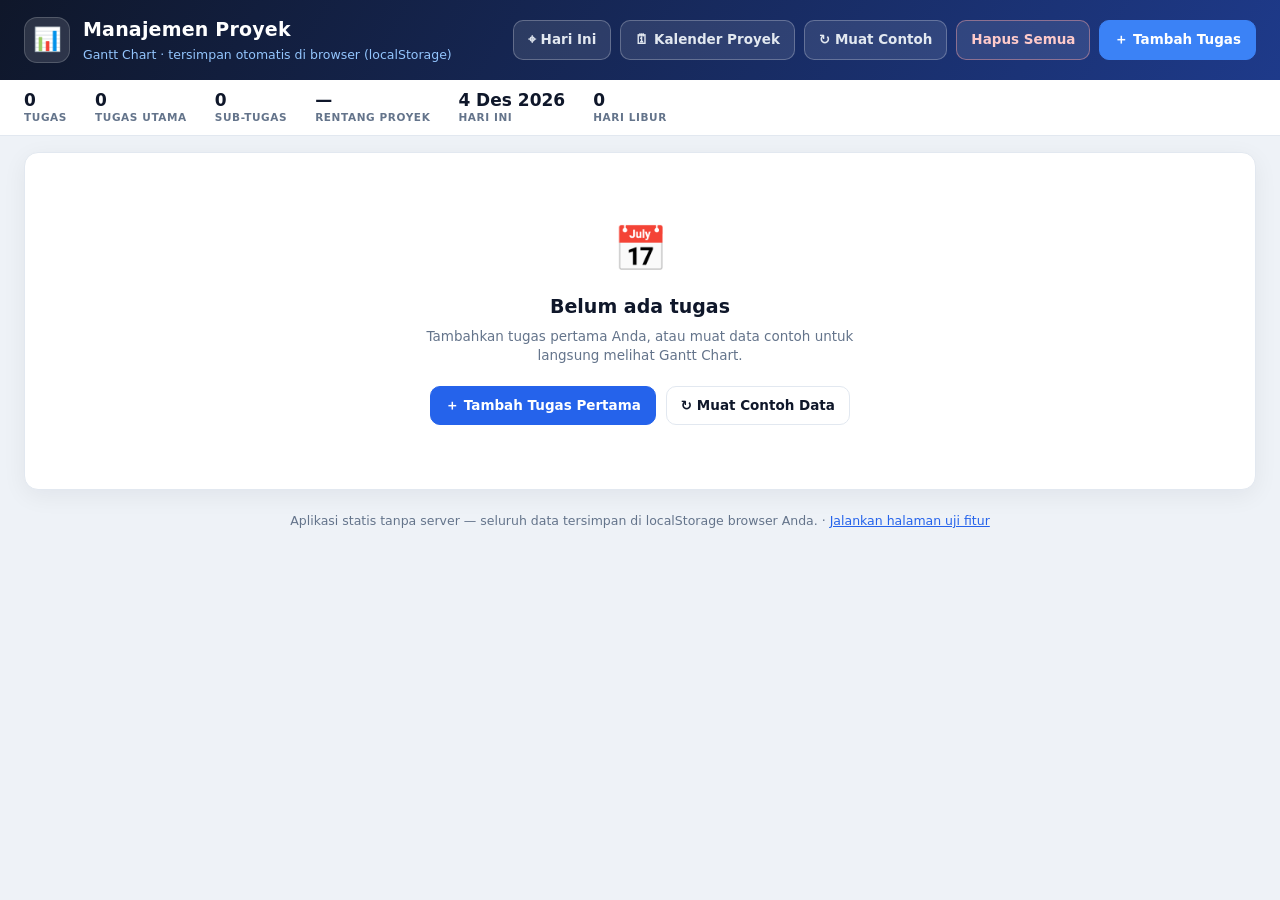
<file: index.html>
<!DOCTYPE html>
<html lang="id">
<head>
  <meta charset="utf-8">
  <meta name="viewport" content="width=device-width, initial-scale=1">
  <meta name="color-scheme" content="light">
  <title>Manajemen Proyek — Gantt Chart</title>
  <link rel="icon" href="data:,">
  <link rel="stylesheet" href="styles.css">
</head>
<body>

  <header class="kepala">
    <div class="merek">
      <div class="logo" aria-hidden="true">📊</div>
      <div>
        <h1>Manajemen Proyek</h1>
        <p class="sub">Gantt Chart · tersimpan otomatis di browser (localStorage)</p>
      </div>
    </div>
    <div class="aksi-kepala">
      <button type="button" class="btn" id="btnHariIni">⌖ Hari Ini</button>
      <button type="button" class="btn" id="btnKalender">🗓 Kalender Proyek</button>
      <button type="button" class="btn" id="btnContoh">↻ Muat Contoh</button>
      <button type="button" class="btn bahaya" id="btnReset">Hapus Semua</button>
      <button type="button" class="btn utama" id="btnTambah">＋ Tambah Tugas</button>
    </div>
  </header>

  <div class="banner" id="bannerPenyimpanan" hidden>
    ⚠ Browser ini memblokir penyimpanan lokal (localStorage). Data hanya bertahan selama tab ini terbuka.
  </div>

  <section class="ringkasan" aria-label="Ringkasan proyek">
    <div class="stat"><b id="stTotal">0</b><span>Tugas</span></div>
    <div class="stat"><b id="stInduk">0</b><span>Tugas utama</span></div>
    <div class="stat"><b id="stAnak">0</b><span>Sub-tugas</span></div>
    <div class="stat"><b id="stRentang">—</b><span>Rentang proyek</span></div>
    <div class="stat"><b id="stHariIni">—</b><span>Hari ini</span></div>
    <div class="stat"><b id="stLibur">0</b><span>Hari libur</span></div>
  </section>

  <main class="kartu">
    <div class="toolbar" id="toolbar">
      <div class="legenda">
        <span class="leg-judul">Prioritas</span>
        <span class="leg"><i class="kotak pr-tinggi"></i>Tinggi</span>
        <span class="leg"><i class="kotak pr-sedang"></i>Sedang</span>
        <span class="leg"><i class="kotak pr-rendah"></i>Rendah</span>
        <span class="leg"><i class="kotak kotak-pek"></i>Akhir pekan</span>
        <span class="leg"><i class="kotak kotak-libur"></i>Hari libur</span>
        <span class="leg"><i class="kotak kotak-ini"></i>Hari ini</span>
        <span class="leg"><svg class="ik-panah" viewBox="0 0 26 12" width="26" height="12" aria-hidden="true"><path d="M1 1 H12 V11 H19" fill="none" stroke="#64748b" stroke-width="1.6"/><path d="M18 7 L25 11 L18 11 Z" fill="#64748b"/></svg>Pranala tugas</span>
      </div>
      <label class="opsi" for="chkAkhirPekan">
        <input type="checkbox" id="chkAkhirPekan"> Sembunyikan hari non-kerja
      </label>
    </div>

    <div class="peringatan" id="peringatanRentang" hidden></div>

    <div class="gantt-scroll" id="ganttScroll">
      <div class="gantt-inner" id="ganttInner">
        <div class="gantt-kepala">
          <div class="kepala-kiri">Tugas</div>
          <div class="kepala-kanan">
            <div class="baris-bulan" id="barisBulan"></div>
            <div class="baris-hari" id="barisHari"></div>
          </div>
        </div>
        <div class="gantt-badan" id="ganttBadan">
          <div class="overlay-garis" id="overlayGaris" aria-hidden="true"></div>
          <div id="barisWadah"></div>
        </div>
        <svg class="panah-layer" id="panahLayer" aria-hidden="true"></svg>
      </div>
    </div>

    <div class="kosong" id="kosong" hidden>
      <div class="kosong-ik" aria-hidden="true">📅</div>
      <h2>Belum ada tugas</h2>
      <p>Tambahkan tugas pertama Anda, atau muat data contoh untuk langsung melihat Gantt Chart.</p>
      <div class="kosong-aksi">
        <button type="button" class="btn utama" id="btnTambahKosong">＋ Tambah Tugas Pertama</button>
        <button type="button" class="btn" id="btnContohKosong">↻ Muat Contoh Data</button>
      </div>
    </div>
  </main>

  <footer class="kaki">
    Aplikasi statis tanpa server — seluruh data tersimpan di localStorage browser Anda.
    · <a href="uji.html">Jalankan halaman uji fitur</a>
  </footer>

  <div class="tirai" id="tirai" hidden>
    <div class="modal" role="dialog" aria-modal="true" aria-labelledby="judulModal">
      <form id="formTugas" novalidate>
        <header class="modal-kepala">
          <h2 id="judulModal">Tambah Tugas</h2>
          <button type="button" class="x" id="btnTutup" aria-label="Tutup dialog">✕</button>
        </header>

        <div class="modal-badan">
          <div class="baris-form">
            <label for="fldNama">Nama tugas <b class="wajib">*</b></label>
            <input type="text" id="fldNama" maxlength="120" placeholder="Contoh: Rancang antarmuka aplikasi" autocomplete="off">
            <p class="galat" id="errNama" hidden></p>
          </div>

          <div class="dua-kolom">
            <div class="baris-form">
              <label for="fldMulai">Tanggal mulai <b class="wajib">*</b></label>
              <input type="date" id="fldMulai">
              <p class="galat" id="errMulai" hidden></p>
            </div>
            <div class="baris-form">
              <label for="fldDurasi">Durasi — hari kerja <b class="wajib">*</b></label>
              <input type="number" id="fldDurasi" min="1" max="1000" step="1" value="5" inputmode="numeric">
              <p class="galat" id="errDurasi" hidden></p>
            </div>
          </div>

          <div class="dua-kolom">
            <div class="baris-form">
              <label for="fldPrioritas">Prioritas</label>
              <select id="fldPrioritas">
                <option value="tinggi">Tinggi</option>
                <option value="sedang" selected>Sedang</option>
                <option value="rendah">Rendah</option>
              </select>
            </div>
            <div class="baris-form">
              <label for="fldWarna">Warna indikator</label>
              <div class="warna-baris">
                <input type="color" id="fldWarna" value="#2563eb" aria-label="Pilih warna indikator">
                <div class="swatch" id="swatch"></div>
              </div>
            </div>
          </div>

          <div class="baris-form">
            <label for="fldInduk">Sub-tugas dari</label>
            <select id="fldInduk">
              <option value="">— Tugas utama (tanpa induk) —</option>
            </select>
            <p class="catatan" id="catatanInduk">Kosongkan jika ini tugas utama.</p>
            <p class="galat" id="errInduk" hidden></p>
          </div>

          <div class="baris-form">
            <label>Pranala (predecessors)</label>
            <div class="pranala-wadah" id="daftarPranala"></div>
            <button type="button" class="btn kecil" id="btnTambahPranala">＋ Tambah Pranala</button>
            <p class="catatan">
              <b>FS</b> = tugas ini mulai setelah pranala selesai · <b>SS</b> = tugas ini mulai bersamaan dengan pranala.
              Jeda dihitung dalam hari kerja sesuai kalender. Tanggal akan digeser otomatis bila melanggar pranala;
              menghapus pranala tidak mengembalikan tanggal ke semula.
            </p>
            <p class="galat" id="errPranala" hidden></p>
          </div>

          <div class="pratinjau" id="pratinjau"></div>
        </div>

        <footer class="modal-kaki">
          <button type="button" class="btn" id="btnBatal">Batal</button>
          <button type="submit" class="btn utama" id="btnSimpan">Simpan Tugas</button>
        </footer>
      </form>
    </div>
  </div>

  <div class="tirai" id="tiraiKalender" hidden>
    <div class="modal" role="dialog" aria-modal="true" aria-labelledby="judulKalender">
      <form id="formKalender" novalidate>
        <header class="modal-kepala">
          <h2 id="judulKalender">🗓 Kalender Proyek</h2>
          <button type="button" class="x" id="btnTutupKalender" aria-label="Tutup dialog">✕</button>
        </header>

        <div class="modal-badan">
          <div class="baris-form">
            <label>Hari akhir pekan (bukan hari kerja)</label>
            <div class="hari-op" id="hariOp"></div>
            <p class="catatan">Hari tanpa centang dihitung sebagai hari kerja. Durasi tugas dan pranala dihitung ulang otomatis.</p>
            <p class="galat" id="errAkhirPekan" hidden></p>
          </div>

          <div class="baris-form">
            <label>Hari libur khusus</label>
            <div class="libur-daftar" id="daftarLibur"></div>
            <button type="button" class="btn kecil" id="btnTambahLibur">＋ Tambah Hari Libur</button>
            <p class="catatan">Tanggal libur tidak dihitung sebagai hari kerja, sehingga durasi tugas ikut menyesuaikan.</p>
            <p class="galat" id="errLibur" hidden></p>
          </div>

          <div class="pratinjau" id="pratinjauKalender"></div>
        </div>

        <footer class="modal-kaki">
          <button type="button" class="btn" id="btnKalenderReset">Kembalikan Default</button>
          <button type="button" class="btn" id="btnKalenderBatal">Batal</button>
          <button type="submit" class="btn utama" id="btnSimpanKalender">Simpan Kalender</button>
        </footer>
      </form>
    </div>
  </div>

  <div class="toast-wadah" id="toastWadah" aria-live="polite"></div>

  <script src="app.js"></script>
</body>
</html>
</file>
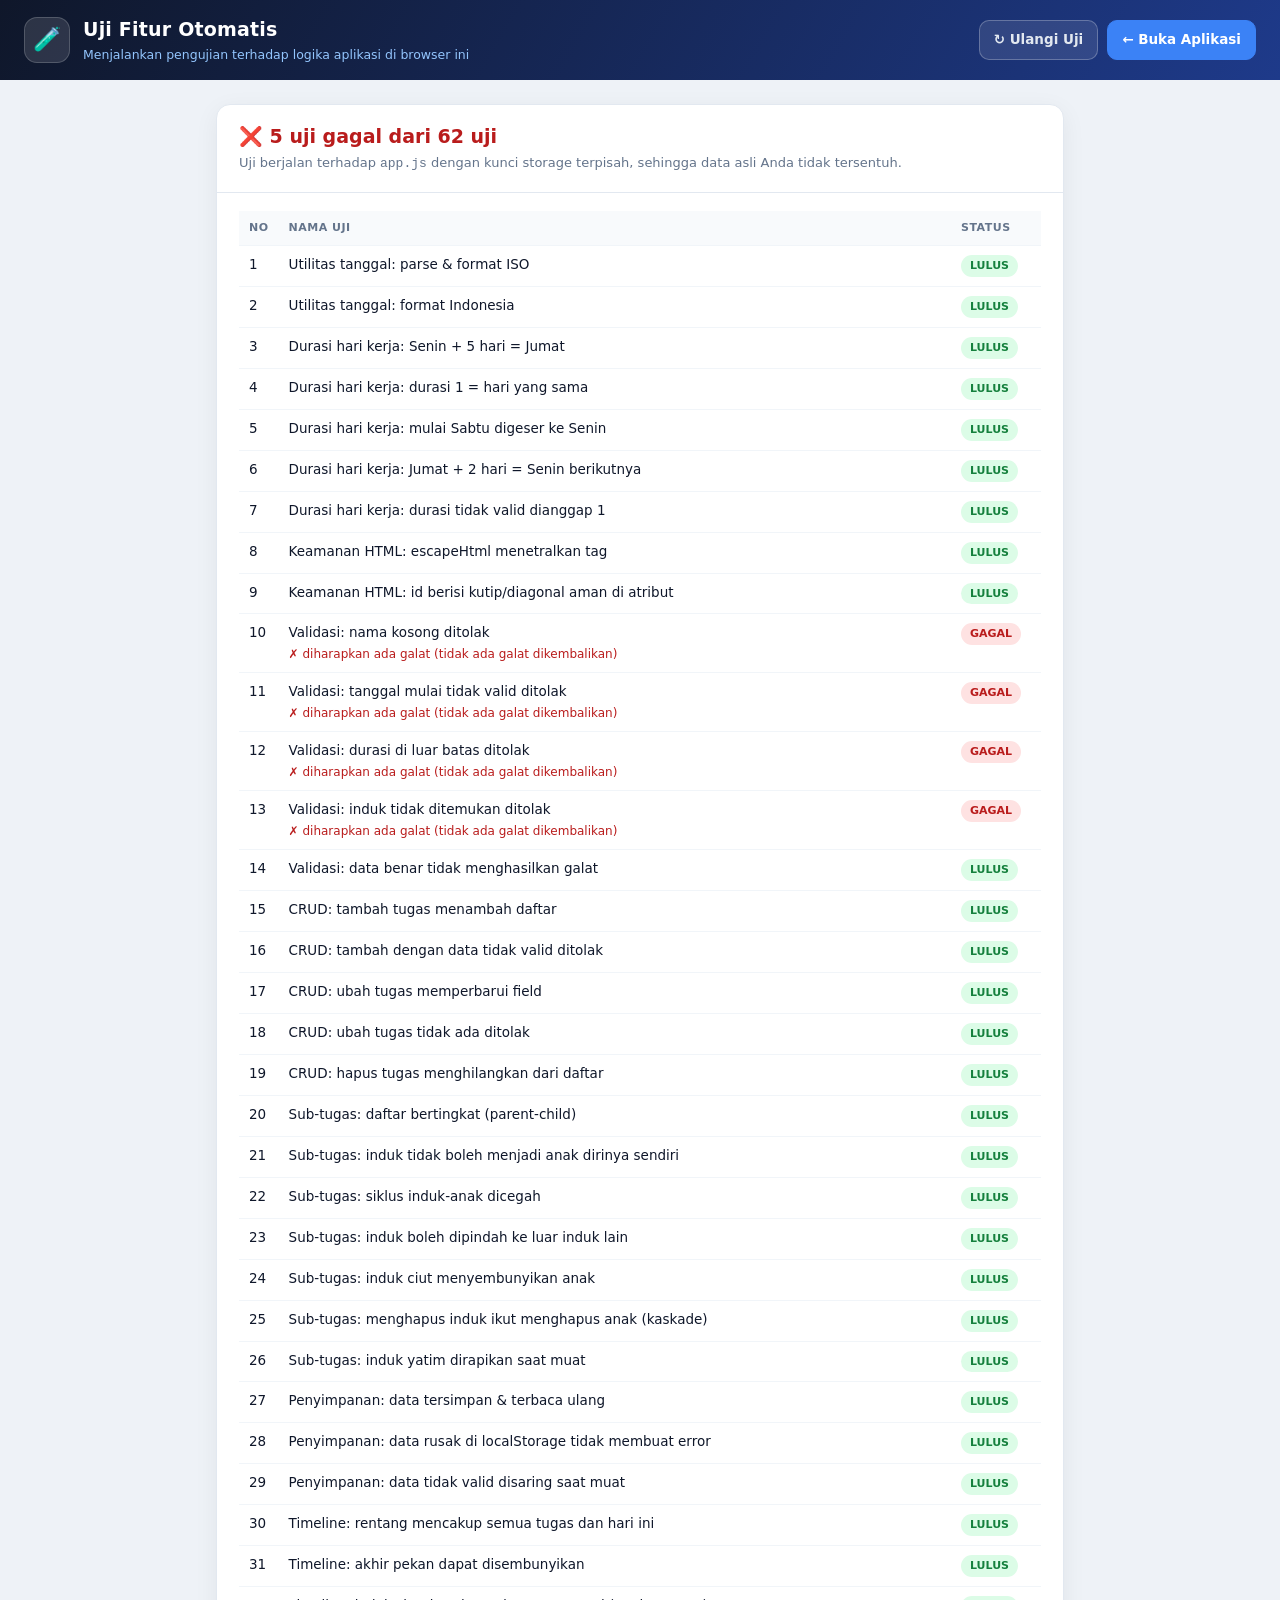
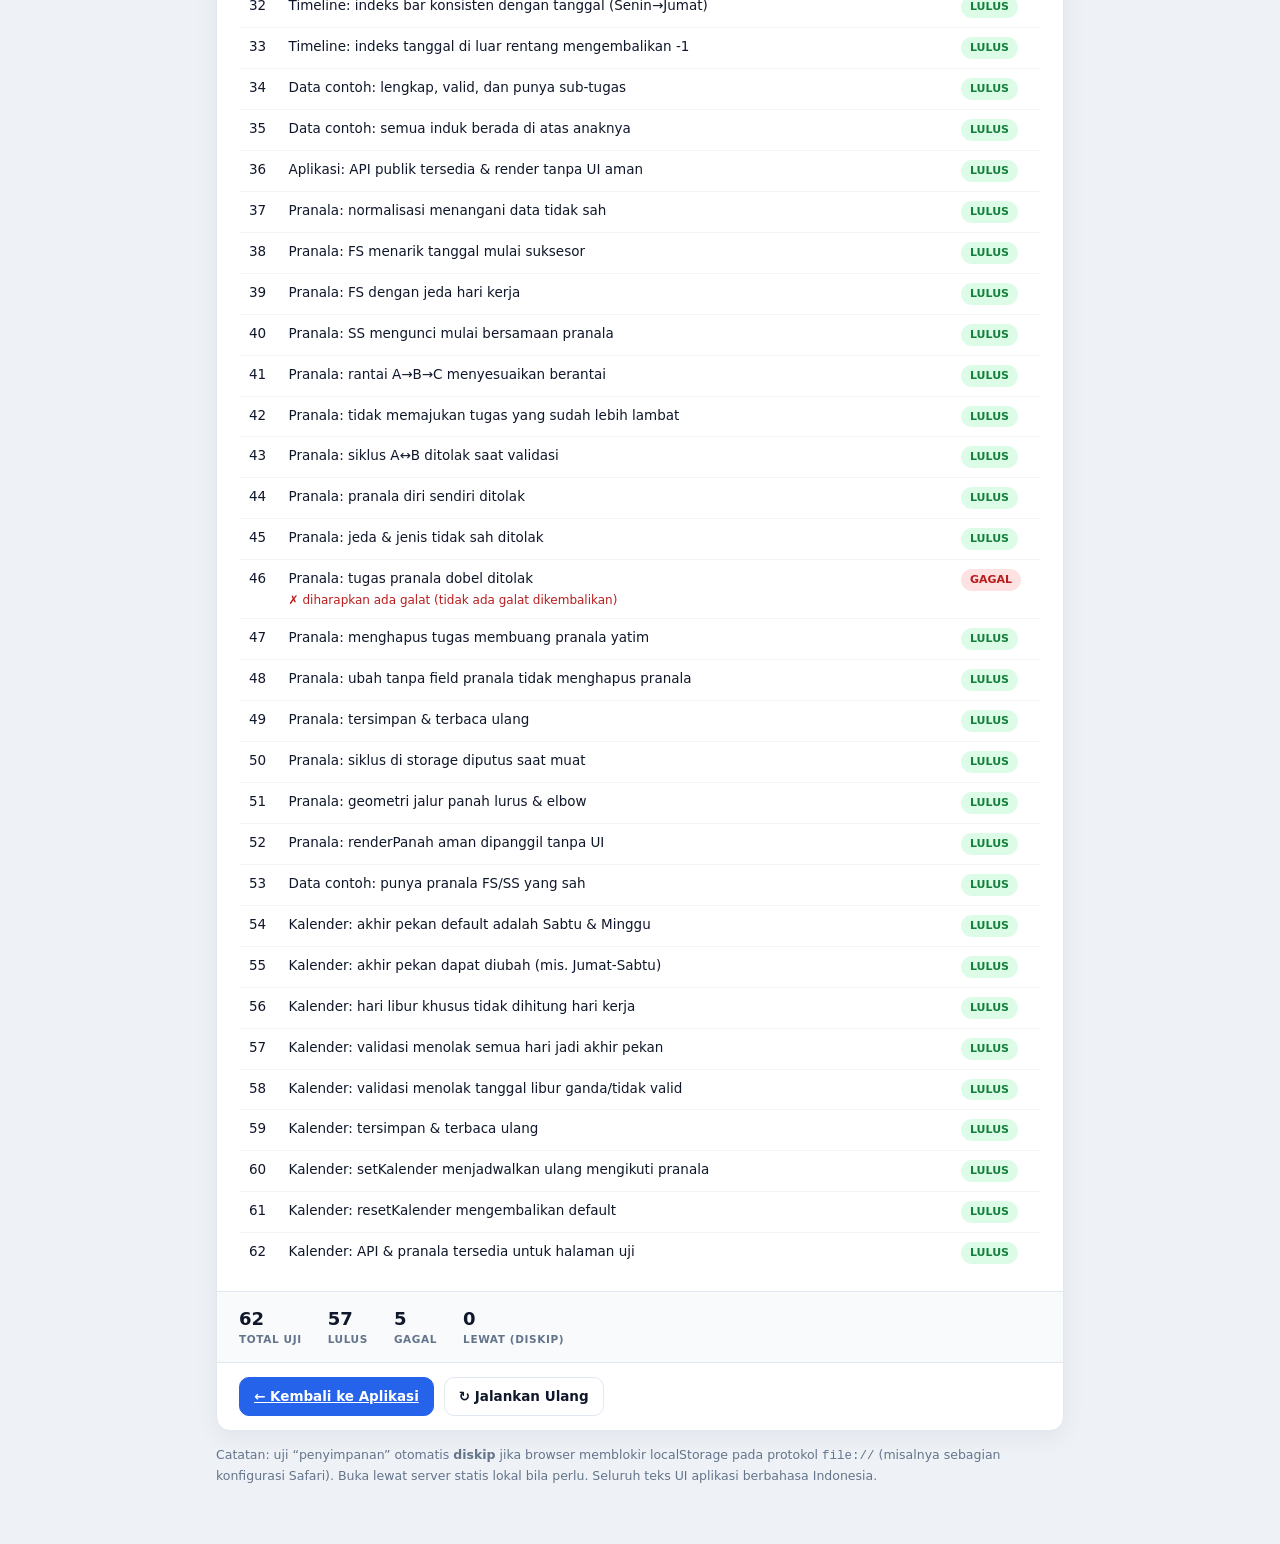
<file: uji.html>
<!DOCTYPE html>
<html lang="id">
<head>
  <meta charset="utf-8">
  <meta name="viewport" content="width=device-width, initial-scale=1">
  <title>Uji Fitur — Manajemen Proyek Gantt</title>
  <link rel="icon" href="data:,">
  <link rel="stylesheet" href="styles.css">
  <style>
    .uji-wrap { max-width: 880px; margin: 0 auto; padding: 24px 16px 60px; }
    .uji-kartu { background: #fff; border: 1px solid var(--garis); border-radius: 14px; overflow: hidden; box-shadow: 0 6px 24px rgba(15,23,42,.06); }
    .uji-kepala { padding: 18px 22px; border-bottom: 1px solid var(--garis); }
    .uji-kepala h1 { margin: 0 0 4px; font-size: 19px; }
    .uji-kepala p { margin: 0; color: var(--redup); font-size: 13px; }
    .uji-isi { padding: 18px 22px; }
    .uji-tabel { width: 100%; border-collapse: collapse; font-size: 13.5px; }
    .uji-tabel th, .uji-tabel td { text-align: left; padding: 9px 10px; border-bottom: 1px solid var(--garis-tbl); vertical-align: top; }
    .uji-tabel th { font-size: 11px; text-transform: uppercase; letter-spacing: .5px; color: var(--redup); background: #f8fafc; }
    .uji-tabel tr:last-child td { border-bottom: 0; }
    .status { display: inline-block; font-size: 11px; font-weight: 800; padding: 3px 9px; border-radius: 999px; }
    .status.ok { background: #dcfce7; color: #15803d; }
    .status.gagal { background: #fee2e2; color: #b91c1c; }
    .status.lewat { background: #f1f5f9; color: #64748b; }
    .pesan-gagal { display: block; color: #b91c1c; font-size: 12px; margin-top: 3px; word-break: break-word; }
    .rekap { display: flex; gap: 26px; flex-wrap: wrap; padding: 14px 22px; background: #f8fafc; border-top: 1px solid var(--garis); }
    .rekap div { display: flex; flex-direction: column; }
    .rekap b { font-size: 18px; }
    .rekap span { font-size: 10.5px; text-transform: uppercase; letter-spacing: .6px; color: var(--redup); font-weight: 600; }
    .uji-kaki { padding: 14px 22px; border-top: 1px solid var(--garis); display: flex; gap: 10px; flex-wrap: wrap; }
    .catatan { margin-top: 14px; font-size: 12.5px; color: var(--redup); line-height: 1.6; }
  </style>
</head>
<body>

  <header class="kepala">
    <div class="merek">
      <div class="logo" aria-hidden="true">🧪</div>
      <div>
        <h1>Uji Fitur Otomatis</h1>
        <p class="sub">Menjalankan pengujian terhadap logika aplikasi di browser ini</p>
      </div>
    </div>
    <div class="aksi-kepala">
      <button type="button" class="btn" id="btnUlang">↻ Ulangi Uji</button>
      <button type="button" class="btn utama" id="btnKembali">← Buka Aplikasi</button>
    </div>
  </header>

  <div class="uji-wrap">
    <div class="uji-kartu">
      <div class="uji-kepala">
        <h1 id="judulRekap">Menjalankan uji…</h1>
        <p>Uji berjalan terhadap <code>app.js</code> dengan kunci storage terpisah, sehingga data asli Anda tidak tersentuh.</p>
      </div>
      <div class="uji-isi">
        <table class="uji-tabel">
          <thead>
            <tr><th style="width:36px">No</th><th>Nama uji</th><th style="width:90px">Status</th></tr>
          </thead>
          <tbody id="isiUji"></tbody>
        </table>
      </div>
      <div class="rekap">
        <div><b id="nTotal">0</b><span>Total uji</span></div>
        <div><b id="nLulus">0</b><span>Lulus</span></div>
        <div><b id="nGagal">0</b><span>Gagal</span></div>
        <div><b id="nLewat">0</b><span>Lewat (diskip)</span></div>
      </div>
      <div class="uji-kaki">
        <a class="btn utama" href="index.html">← Kembali ke Aplikasi</a>
        <button type="button" class="btn" id="btnUlang2">↻ Jalankan Ulang</button>
      </div>
    </div>

    <p class="catatan">
      Catatan: uji “penyimpanan” otomatis <b>diskip</b> jika browser memblokir localStorage pada
      protokol <code>file://</code> (misalnya sebagian konfigurasi Safari). Buka lewat server statis
      lokal bila perlu. Seluruh teks UI aplikasi berbahasa Indonesia.
    </p>
  </div>

  <!-- Kunci storage khusus uji, diatur sebelum app.js dimuat -->
  <script>window.GANTT_KUNCI_STORAGE = 'manajemenProyek.uji';</script>
  <script src="app.js"></script>
  <script>
  (function () {
    'use strict';

    var App = window.GanttApp;
    var hasil = [];
    var KUNCI_UJI = 'manajemenProyek.uji';

    /* ---------- kerangka uji ---------- */

    function ok(kondisi, pesan) {
      if (!kondisi) throw new Error(pesan || 'kondisi tidak terpenuhi');
    }

    function sama(a, b, pesan) {
      if (a !== b) {
        throw new Error((pesan ? pesan + ': ' : '') +
          'diharapkan ' + JSON.stringify(b) + ', didapat ' + JSON.stringify(a));
      }
    }

    function adaGalat(res, kunci, pesan) {
      if (!res || !res.galat) throw new Error((pesan || 'diharapkan ada galat') + ' (tidak ada galat dikembalikan)');
      if (kunci && !res.galat[kunci]) {
        throw new Error('galat untuk "' + kunci + '" tidak ditemukan. Ada: ' + Object.keys(res.galat).join(', '));
      }
    }

    function uji(nama, fn) {
      try {
        fn();
        hasil.push({ nama: nama, status: 'ok' });
      } catch (e) {
        hasil.push({ nama: nama, status: 'gagal', pesan: e.message });
      }
    }

    function ujiPenyimpanan(nama, fn) {
      if (!storageAda()) {
        hasil.push({ nama: nama, status: 'lewat', pesan: 'localStorage tidak tersedia' });
        return;
      }
      uji(nama, fn);
    }

    function storageAda() {
      try {
        localStorage.setItem('__ujiTekan', '1');
        localStorage.removeItem('__ujiTekan');
        return true;
      } catch (e) { return false; }
    }

    /* ---------- utilitas uji ---------- */

    function reset() {
      App.hapusSemua();
    }

    /** Senin terdekat pada atau setelah hari ini (agar uji tidak bergantung tanggal kalender). */
    function seninTerdekat() {
      var d = App.hariIni();
      while (d.getDay() !== 1) d = App.tambahHari(d, 1);
      return d;
    }

    /* ---------- kasus uji ---------- */

    function jalankan() {
      hasil = [];
      reset();

      // 1. utilitas tanggal
      uji('Utilitas tanggal: parse & format ISO', function () {
        var d = App.parseTanggal('2026-05-11');
        ok(d !== null, 'parseTanggal gagal');
        sama(App.keISO(d), '2026-05-11', 'round-trip ISO');
        ok(App.parseTanggal('2026-02-30') === null, 'tanggal tidak valid seharusnya null');
        ok(App.parseTanggal('11-05-2026') === null, 'format salah seharusnya null');
        ok(App.parseTanggal('') === null, 'string kosong seharusnya null');
      });

      uji('Utilitas tanggal: format Indonesia', function () {
        // 2026-05-11 = Senin
        sama(App.tglPanjang(App.parseTanggal('2026-05-11')), 'Senin, 11 Mei 2026', 'tglPanjang');
        sameShort();
        function sameShort() {
          sama(App.tglPendek(App.parseTanggal('2026-05-11')), '11 Mei 2026', 'tglPendek');
        }
      });

      uji('Durasi hari kerja: Senin + 5 hari = Jumat', function () {
        var e = App.akhirTugas({ tanggalMulai: '2026-05-11', durasi: 5 });
        sama(App.keISO(e), '2026-05-15', 'akhir tugas');
      });

      uji('Durasi hari kerja: durasi 1 = hari yang sama', function () {
        var e = App.akhirTugas({ tanggalMulai: '2026-05-11', durasi: 1 });
        sama(App.keISO(e), '2026-05-11', 'akhir tugas');
      });

      uji('Durasi hari kerja: mulai Sabtu digeser ke Senin', function () {
        var e = App.akhirTugas({ tanggalMulai: '2026-05-16', durasi: 1 });
        sama(App.keISO(e), '2026-05-18', 'akhir tugas');
      });

      uji('Durasi hari kerja: Jumat + 2 hari = Senin berikutnya', function () {
        var e = App.akhirTugas({ tanggalMulai: '2026-05-15', durasi: 2 });
        sama(App.keISO(e), '2026-05-18', 'akhir tugas');
      });

      uji('Durasi hari kerja: durasi tidak valid dianggap 1', function () {
        var e = App.akhirTugas({ tanggalMulai: '2026-05-11', durasi: 0 });
        sama(App.keISO(e), '2026-05-11', 'akhir tugas');
      });

      // 2. escaping
      uji('Keamanan HTML: escapeHtml menetralkan tag', function () {
        var s = App.escapeHtml('<img src=x onerror="alert(1)">');
        ok(s.indexOf('<') === -1, 'masih mengandung <');
        ok(s.indexOf('&lt;') !== -1, 'harus berupa &lt;');
        ok(s.indexOf('"') === -1, 'masih mengandung kutip ganda');
      });

      uji('Keamanan HTML: id berisi kutip/diagonal aman di atribut', function () {
        var id = 'x" onmouseover="alert(1)';
        var atribut = 'data-id="' + App.escapeHtml(id) + '"';
        // kutip milik nilai harus berubah jadi &quot; sehingga yang tersisa
        // hanya 2 kutip pembungkus atribut (3 bagian saat di-split).
        sama(atribut.split('"').length, 3,
          'kutip nilai harus ter-escape agar atribut tidak pecah');
        ok(atribut.indexOf('&quot;') !== -1, 'kutip ganda harus jadi &quot;');
        ok(App.escapeHtml("a'b").indexOf('&#39;') !== -1, "apostrof harus ter-escape");
        // nilai harus kembali utuh setelah di-parse browser (round-trip)
        var wadah = document.createElement('div');
        wadah.innerHTML = '<i data-id="' + App.escapeHtml(id) + '"></i>';
        var kembali = wadah.firstChild.getAttribute('data-id');
        if (kembali !== id) {
          throw new Error('atribut tidak round-trip: ' + JSON.stringify(kembali));
        }
      });

      // 3. validasi dasar (state kosong)
      uji('Validasi: nama kosong ditolak', function () {
        adaGalat(App.validasi({ nama: '   ', tanggalMulai: '2026-05-11', durasi: 3, prioritas: 'sedang', warna: '#2563eb' }, null), 'nama');
      });

      uji('Validasi: tanggal mulai tidak valid ditolak', function () {
        adaGalat(App.validasi({ nama: 'Tugas', tanggalMulai: '', durasi: 3 }, null), 'tanggalMulai');
        adaGalat(App.validasi({ nama: 'Tugas', tanggalMulai: 'bukan-tanggal', durasi: 3 }, null), 'tanggalMulai');
      });

      uji('Validasi: durasi di luar batas ditolak', function () {
        adaGalat(App.validasi({ nama: 'Tugas', tanggalMulai: '2026-05-11', durasi: 0 }, null), 'durasi');
        adaGalat(App.validasi({ nama: 'Tugas', tanggalMulai: '2026-05-11', durasi: -3 }, null), 'durasi');
        adaGalat(App.validasi({ nama: 'Tugas', tanggalMulai: '2026-05-11', durasi: 1.5 }, null), 'durasi');
        adaGalat(App.validasi({ nama: 'Tugas', tanggalMulai: '2026-05-11', durasi: 'abc' }, null), 'durasi');
        adaGalat(App.validasi({ nama: 'Tugas', tanggalMulai: '2026-05-11', durasi: 5000 }, null), 'durasi');
      });

      uji('Validasi: induk tidak ditemukan ditolak', function () {
        adaGalat(App.validasi({ nama: 'Tugas', tanggalMulai: '2026-05-11', durasi: 3, parentId: 'tidak-ada' }, null), 'induk');
      });

      uji('Validasi: data benar tidak menghasilkan galat', function () {
        var g = App.validasi({ nama: 'Tugas sah', tanggalMulai: '2026-05-11', durasi: 3, prioritas: 'tinggi', warna: '#2563eb' }, null);
        sama(Object.keys(g).length, 0, 'jumlah galat');
      });

      // 4. CRUD
      uji('CRUD: tambah tugas menambah daftar', function () {
        reset();
        var res = App.tambah({ nama: 'Tugas A', tanggalMulai: '2026-05-11', durasi: 5, prioritas: 'tinggi', warna: '#dc2626', parentId: null });
        ok(res.ok, 'tambah gagal: ' + JSON.stringify(res.galat || {}));
        sama(App.semua().length, 1, 'jumlah tugas');
        sama(App.semua()[0].nama, 'Tugas A', 'nama tugas');
        sama(App.semua()[0].parentId, null, 'parentId');
      });

      uji('CRUD: tambah dengan data tidak valid ditolak', function () {
        reset();
        var res = App.tambah({ nama: '', tanggalMulai: '2026-05-11', durasi: 5 });
        adaGalat(res, 'nama');
        sama(App.semua().length, 0, 'tugas tidak boleh tersimpan');
      });

      uji('CRUD: ubah tugas memperbarui field', function () {
        reset();
        var res0 = App.tambah({ nama: 'Sebelum', tanggalMulai: '2026-05-11', durasi: 2, prioritas: 'rendah', warna: '#059669', parentId: null });
        var res = App.ubah(res0.tugas.id, { nama: 'Sesudah', tanggalMulai: '2026-05-18', durasi: 7, prioritas: 'tinggi', warna: '#dc2626', parentId: null });
        ok(res.ok, 'ubah gagal: ' + JSON.stringify(res.galat || {}));
        var t = App.semua()[0];
        sama(t.nama, 'Sesudah', 'nama');
        sama(t.tanggalMulai, '2026-05-18', 'tanggalMulai');
        sama(t.durasi, 7, 'durasi');
        sama(t.prioritas, 'tinggi', 'prioritas');
        sama(t.warna, '#dc2626', 'warna');
        sama(App.semua().length, 1, 'jumlah tidak berubah');
      });

      uji('CRUD: ubah tugas tidak ada ditolak', function () {
        adaGalat(App.ubah('tidak-ada', { nama: 'X', tanggalMulai: '2026-05-11', durasi: 1 }), 'nama');
      });

      uji('CRUD: hapus tugas menghilangkan dari daftar', function () {
        reset();
        var r = App.tambah({ nama: 'Buang Aku', tanggalMulai: '2026-05-11', durasi: 1, prioritas: 'sedang', warna: '#2563eb', parentId: null });
        App.hapus(r.tugas.id);
        sama(App.semua().length, 0, 'jumlah setelah hapus');
      });

      // 5. sub-tugas
      uji('Sub-tugas: daftar bertingkat (parent-child)', function () {
        reset();
        var induk = App.tambah({ nama: 'Induk', tanggalMulai: '2026-05-11', durasi: 10, prioritas: 'tinggi', warna: '#2563eb', parentId: null });
        App.tambah({ nama: 'Anak 1', tanggalMulai: '2026-05-11', durasi: 3, prioritas: 'sedang', warna: '#0891b2', parentId: induk.tugas.id });
        App.tambah({ nama: 'Anak 2', tanggalMulai: '2026-05-14', durasi: 3, prioritas: 'rendah', warna: '#7c3aed', parentId: induk.tugas.id });
        App.tambah({ nama: 'Induk Kedua', tanggalMulai: '2026-05-20', durasi: 4, prioritas: 'sedang', warna: '#059669', parentId: null });

        var daftar = App.bangunDaftar(App.semua(), true);
        sama(daftar.length, 4, 'jumlah baris');
        sama(daftar[0].tugas.nama, 'Induk', 'urutan[0]');
        ok(daftar[0].depth === 0, 'depth induk harus 0');
        ok(daftar[0].punyaAnak, 'induk harus punya anak');
        sama(daftar[0].jumlahAnak, 2, 'jumlah anak induk');
        ok(daftar[1].depth === 1, 'depth anak 1 harus 1');
        ok(daftar[2].depth === 1, 'depth anak 2 harus 1');
        ok(daftar[3].depth === 0, 'depth induk kedua harus 0');
        // anak terurut berdasarkan tanggal mulai
        sameUrut(daftar);
        function sameUrut(d) {
          ok(d[1].tugas.nama === 'Anak 1' && d[2].tugas.nama === 'Anak 2', 'anak terurut tanggal mulai');
        }
      });

      uji('Sub-tugas: induk tidak boleh menjadi anak dirinya sendiri', function () {
        reset();
        var induk = App.tambah({ nama: 'Induk', tanggalMulai: '2026-05-11', durasi: 5, prioritas: 'sedang', warna: '#2563eb', parentId: null });
        adaGalat(App.ubah(induk.tugas.id, {
          nama: 'Induk', tanggalMulai: '2026-05-11', durasi: 5,
          prioritas: 'sedang', warna: '#2563eb', parentId: induk.tugas.id
        }), 'induk');
      });

      uji('Sub-tugas: siklus induk-anak dicegah', function () {
        reset();
        var a = App.tambah({ nama: 'A', tanggalMulai: '2026-05-11', durasi: 5, prioritas: 'sedang', warna: '#2563eb', parentId: null });
        var b = App.tambah({ nama: 'B', tanggalMulai: '2026-05-12', durasi: 5, prioritas: 'sedang', warna: '#2563eb', parentId: a.tugas.id });
        // A menjadi anak B (padahal B anak A) -> harus ditolak
        adaGalat(App.ubah(a.tugas.id, {
          nama: 'A', tanggalMulai: '2026-05-11', durasi: 5,
          prioritas: 'sedang', warna: '#2563eb', parentId: b.tugas.id
        }), 'induk');
      });

      uji('Sub-tugas: induk boleh dipindah ke luar induk lain', function () {
        reset();
        var a = App.tambah({ nama: 'A', tanggalMulai: '2026-05-11', durasi: 5, prioritas: 'sedang', warna: '#2563eb', parentId: null });
        var b = App.tambah({ nama: 'B', tanggalMulai: '2026-05-12', durasi: 5, prioritas: 'sedang', warna: '#2563eb', parentId: null });
        var res = App.ubah(a.tugas.id, { nama: 'A', tanggalMulai: '2026-05-11', durasi: 5, prioritas: 'sedang', warna: '#2563eb', parentId: b.tugas.id });
        ok(res.ok, 'seharusnya sah: ' + JSON.stringify(res.galat || {}));
        sameAdaAnak(b.tugas.id);
        function sameAdaAnak(id) {
          var d = App.bangunDaftar(App.semua(), true);
          ok(d.length === 2 && d[1].depth === 1, 'A harus jadi anak B');
        }
      });

      uji('Sub-tugas: induk ciut menyembunyikan anak', function () {
        reset();
        var induk = App.tambah({ nama: 'Induk', tanggalMulai: '2026-05-11', durasi: 10, prioritas: 'sedang', warna: '#2563eb', parentId: null });
        App.tambah({ nama: 'Anak', tanggalMulai: '2026-05-11', durasi: 3, prioritas: 'sedang', warna: '#0891b2', parentId: induk.tugas.id });
        App.toggleCiut(induk.tugas.id);
        var terlihat = App.bangunDaftar(App.semua(), true);
        sama(terlihat.length, 1, 'anak harus tersembunyi');
        var semuaNode = App.bangunDaftar(App.semua(), false);
        sama(semuaNode.length, 2, 'dengan hormatCiut=false semua tampil');
        App.toggleCiut(induk.tugas.id);
        sama(App.bangunDaftar(App.semua(), true).length, 2, 'dibuka lagi harus tampil');
      });

      uji('Sub-tugas: menghapus induk ikut menghapus anak (kaskade)', function () {
        reset();
        var induk = App.tambah({ nama: 'Induk', tanggalMulai: '2026-05-11', durasi: 10, prioritas: 'sedang', warna: '#2563eb', parentId: null });
        var a1 = App.tambah({ nama: 'Anak 1', tanggalMulai: '2026-05-11', durasi: 3, prioritas: 'sedang', warna: '#0891b2', parentId: induk.tugas.id });
        App.tambah({ nama: 'Cucu', tanggalMulai: '2026-05-11', durasi: 2, prioritas: 'sedang', warna: '#7c3aed', parentId: a1.tugas.id });
        var n = App.kumpulKeturunan(induk.tugas.id).size;
        sama(n, 2, 'jumlah keturunan');
        App.hapus(induk.tugas.id);
        sama(App.semua().length, 0, 'semua ikut terhapus');
      });

      ujiPenyimpanan('Sub-tugas: induk yatim dirapikan saat muat', function () {
        // simpan entri yatim langsung ke storage lalu muat ulang
        var mentah = {
          v: 1,
          tugas: [{
            id: 'yatim1', nama: 'Yatim', tanggalMulai: '2026-05-11', durasi: 3,
            prioritas: 'sedang', warna: '#2563eb', parentId: 'hilang', ciut: false, dibuat: 1
          }]
        };
        localStorage.setItem(KUNCI_UJI, JSON.stringify(mentah));
        App.muat();
        sama(App.semua().length, 1, 'jumlah');
        sama(App.semua()[0].parentId, null, 'parentId yatim harus dibersihkan');
      });

      // 6. penyimpanan
      ujiPenyimpanan('Penyimpanan: data tersimpan & terbaca ulang', function () {
        reset();
        App.tambah({ nama: 'Simpan Dulu', tanggalMulai: '2026-05-11', durasi: 5, prioritas: 'tinggi', warna: '#dc2626', parentId: null });
        var muatUlang = App.muat();
        sama(muatUlang.length, 1, 'jumlah setelah muat ulang');
        sama(muatUlang[0].nama, 'Simpan Dulu', 'nama setelah muat ulang');
        sama(muatUlang[0].durasi, 5, 'durasi setelah muat ulang');
        sama(muatUlang[0].prioritas, 'tinggi', 'prioritas setelah muat ulang');
        sama(muatUlang[0].warna, '#dc2626', 'warna setelah muat ulang');
      });

      ujiPenyimpanan('Penyimpanan: data rusak di localStorage tidak membuat error', function () {
        localStorage.setItem(KUNCI_UJI, '{ini bukan json yang valid');
        var muatUlang = App.muat();
        sama(muatUlang.length, 0, 'harus kembali kosong tanpa error');
      });

      ujiPenyimpanan('Penyimpanan: data tidak valid disaring saat muat', function () {
        var mentah = {
          v: 1,
          tugas: [
            { id: 'ok1', nama: 'Sah', tanggalMulai: '2026-05-11', durasi: 3, prioritas: 'sedang', warna: '#2563eb', parentId: null, ciut: false, dibuat: 1 },
            { id: 'rusak1', nama: '', tanggalMulai: '2026-05-11', durasi: 3 },
            null,
            { id: 'rusak2', nama: 'Durasi aneh', tanggalMulai: '2026-05-11', durasi: 999999 }
          ]
        };
        localStorage.setItem(KUNCI_UJI, JSON.stringify(mentah));
        var muatUlang = App.muat();
        sama(muatUlang.length, 2, 'hanya entri sah yang lolos');
        sama(muatUlang[1].durasi, 1000, 'durasi dibatasi 1000');
      });

      // 7. timeline
      uji('Timeline: rentang mencakup semua tugas dan hari ini', function () {
        reset();
        App.tambah({ nama: 'Awal', tanggalMulai: App.keISO(App.tambahHari(App.hariIni(), -7)), durasi: 5, prioritas: 'sedang', warna: '#2563eb', parentId: null });
        App.tambah({ nama: 'Akhir', tanggalMulai: App.keISO(App.tambahHari(App.hariIni(), 30)), durasi: 10, prioritas: 'sedang', warna: '#2563eb', parentId: null });
        App.setPref({ sembunyikanAkhirPekan: false });
        App.siapkanTimeline();
        var hari = App.daftarHariSemua();
        ok(hari.length > 0, 'daftar hari tidak boleh kosong');

        var semuaTercakup = App.semua().every(function (t) {
          var i0 = App.cariIndeks(t.tanggalMulai, 1);
          var akhir = App.akhirTugas(t);
          var i1 = App.cariIndeks(App.keISO(akhir), -1);
          return i0 >= 0 && i1 >= 0 && i1 >= i0;
        });
        ok(semuaTercakup, 'semua tugas harus punya indeks bar valid');

        var iniHari = App.hariIni();
        ok(hari[0].getTime() <= iniHari.getTime(), 'rentang mulai sebelum hari ini');
        ok(hari[hari.length - 1].getTime() >= iniHari.getTime(), 'rentang selesai sesudah hari ini');
      });

      uji('Timeline: akhir pekan dapat disembunyikan', function () {
        App.setPref({ sembunyikanAkhirPekan: true });
        App.siapkanTimeline();
        var hari = App.daftarHariSemua();
        var adaAkhirPekan = hari.some(function (d) { return !App.isKerja(d); });
        ok(!adaAkhirPekan, 'tidak boleh ada Sabtu/Minggu saat disembunyikan');
        ok(hari.length > 0, 'daftar hari tidak boleh kosong');
        App.setPref({ sembunyikanAkhirPekan: false });
        App.siapkanTimeline();
        var adaLagi = App.daftarHariSemua().some(function (d) { return !App.isKerja(d); });
        ok(adaLagi, 'akhir pekan muncul lagi setelah pref dimatikan');
      });

      uji('Timeline: indeks bar konsisten dengan tanggal (Senin→Jumat)', function () {
        reset();
        var senin = seninTerdekat();
        App.tambah({
          nama: 'Minggu Kerja', tanggalMulai: App.keISO(senin), durasi: 5,
          prioritas: 'sedang', warna: '#2563eb', parentId: null
        });
        App.setPref({ sembunyikanAkhirPekan: false });
        App.siapkanTimeline();
        var hari = App.daftarHariSemua();
        var i0 = App.cariIndeks(App.keISO(senin), 1);
        var jumat = App.akhirTugas({ tanggalMulai: App.keISO(senin), durasi: 5 });
        var i1 = App.cariIndeks(App.keISO(jumat), -1);

        ok(i0 >= 0 && i1 >= i0, 'indeks tidak valid');
        ok(hari[i0].getTime() === senin.getTime(), 'indeks mulai harus menunjuk tanggal mulai');
        ok(hari[i1].getDay() === 5, 'indeks selesai harus Jumat');
        sama(i1 - i0, 4, 'rentang kalender Senin→Jumat = 4 hari');
      });

      uji('Timeline: indeks tanggal di luar rentang mengembalikan -1', function () {
        reset();
        App.tambah({ nama: 'Tunggal', tanggalMulai: App.keISO(App.hariIni()), durasi: 3, prioritas: 'sedang', warna: '#2563eb', parentId: null });
        App.setPref({ sembunyikanAkhirPekan: false });
        App.siapkanTimeline();
        // 1990 jauh di luar rentang dan di luar pencarian ±7 hari
        sama(App.cariIndeks('1990-01-01', 1), -1, 'indeks luar rentang');
      });

      // 8. data contoh
      uji('Data contoh: lengkap, valid, dan punya sub-tugas', function () {
        var contoh = App.dataContoh();
        ok(contoh.length >= 10, 'minimal 10 tugas contoh');
        var idSemua = {};
        contoh.forEach(function (t) { idSemua[t.id] = true; });
        var adaAnak = false;
        contoh.forEach(function (t, i) {
          ok(t.nama && t.nama.trim(), 'nama kosong di indeks ' + i);
          ok(App.parseTanggal(t.tanggalMulai), 'tanggal tidak valid di indeks ' + i);
          ok(t.durasi >= 1 && t.durasi <= 1000, 'durasi di luar batas di indeks ' + i);
          ok(['tinggi', 'sedang', 'rendah'].indexOf(t.prioritas) !== -1, 'prioritas tidak sah di indeks ' + i);
          ok(/^#[0-9a-fA-F]{6}$/.test(t.warna), 'warna tidak sah di indeks ' + i);
          if (t.parentId) {
            adaAnak = true;
            ok(idSemua[t.parentId], 'induk tidak ada di indeks ' + i);
            ok(t.parentId !== t.id, 'siklus diri sendiri di indeks ' + i);
          }
        });
        ok(adaAnak, 'data contoh harus punya sub-tugas');
        var daftar = App.bangunDaftar(contoh, true);
        sameJumlah(daftar.length, contoh.length);
        function sameJumlah(a, b) { sama(a, b, 'jumlah baris pohon'); }
      });

      uji('Data contoh: semua induk berada di atas anaknya', function () {
        var contoh = App.dataContoh();
        var daftar = App.bangunDaftar(contoh, true);
        var posisi = {};
        daftar.forEach(function (b, i) { posisi[b.tugas.id] = i; });
        daftar.forEach(function (b) {
          if (b.tugas.parentId) {
            ok(posisi[b.tugas.parentId] < posisi[b.tugas.id],
              'induk harus sebelum anak: ' + b.tugas.nama);
          }
        });
      });

      uji('Aplikasi: API publik tersedia & render tanpa UI aman', function () {
        ok(typeof App.tambah === 'function', 'API tambah ada');
        ok(typeof App.ubah === 'function', 'API ubah ada');
        ok(typeof App.hapus === 'function', 'API hapus ada');
        ok(typeof App.siapkanTimeline === 'function', 'API timeline ada');
        reset();
        App.muat();  // render() dipanggil tanpa UI -> tidak boleh melempar error
        sama(App.semua().length, 0, 'reset akhir');
      });

      // 9. pranala (predecessors)
      uji('Pranala: normalisasi menangani data tidak sah', function () {
        sama(App.normalisasiPranala(null).length, 0, 'bukan array -> kosong');
        sama(App.normalisasiPranala('x').length, 0, 'string -> kosong');
        var h = App.normalisasiPranala([
          { ke: 'a', jenis: 'SS', jeda: 9999 },      // jeda di luar batas -> clamp
          { ke: 'a', jenis: 'FS', jeda: 1 },         // duplikat -> dibuang
          { ke: '', jenis: 'FS', jeda: 0 },          // tanpa tujuan -> dibuang
          { ke: 'b', jenis: 'XX', jeda: 2 },         // jenis asing -> jadi FS
          'bukan-objek'
        ]);
        sama(h.length, 2, 'hanya entri sah yang lolos');
        sama(h[0].jenis, 'SS', 'jenis SS dipertahankan');
        sama(h[0].jeda, 365, 'jeda dibatasi JEDA_MAKS');
        sama(h[1].jenis, 'FS', 'jenis asing dinormalkan ke FS');
      });

      function tugasDasar(nama, mulai, durasi) {
        return App.tambah({ nama: nama, tanggalMulai: mulai, durasi: durasi,
          prioritas: 'sedang', warna: '#2563eb', parentId: null });
      }

      uji('Pranala: FS menarik tanggal mulai suksesor', function () {
        reset();
        var a = tugasDasar('A', '2026-05-11', 5);   // Senin -> selesai Jumat 15
        var b = App.tambah({ nama: 'B', tanggalMulai: '2026-05-11', durasi: 2,
          prioritas: 'sedang', warna: '#2563eb', parentId: null,
          pranala: [{ ke: a.tugas.id, jenis: 'FS', jeda: 0 }] });
        ok(b.ok, 'tambah B gagal: ' + JSON.stringify(b.galat || {}));
        var tb = App.semua().filter(function (t) { return t.nama === 'B'; })[0];
        sama(tb.tanggalMulai, '2026-05-18', 'B harus digeser ke Senin berikutnya');
        samePindah(b.pindah, 1, 'jumlah tugas yang digeser');
        function samePindah(a, bb, p) { sama(a, bb, p); }
      });

      uji('Pranala: FS dengan jeda hari kerja', function () {
        reset();
        var a = tugasDasar('A', '2026-05-11', 5);   // selesai Jumat 15
        App.tambah({ nama: 'B', tanggalMulai: '2026-05-11', durasi: 1,
          prioritas: 'sedang', warna: '#2563eb', parentId: null,
          pranala: [{ ke: a.tugas.id, jenis: 'FS', jeda: 2 }] });
        // jeda 2 hari kerja setelah Jumat 15 -> Sel 18 (1), Rab 19 (2) + 1 = Kam 20
        var tb = App.semua().filter(function (t) { return t.nama === 'B'; })[0];
        sama(tb.tanggalMulai, '2026-05-20', 'jeda 2 hari kerja setelah selesai');
      });

      uji('Pranala: SS mengunci mulai bersamaan pranala', function () {
        reset();
        var a = tugasDasar('A', '2026-05-11', 5);
        App.tambah({ nama: 'B', tanggalMulai: '2026-05-11', durasi: 1,
          prioritas: 'sedang', warna: '#2563eb', parentId: null,
          pranala: [{ ke: a.tugas.id, jenis: 'SS', jeda: 1 }] });
        var tb = App.semua().filter(function (t) { return t.nama === 'B'; })[0];
        sama(tb.tanggalMulai, '2026-05-12', 'SS+1 = mulai Selasa');
      });

      uji('Pranala: rantai A→B→C menyesuaikan berantai', function () {
        reset();
        var a = tugasDasar('A', '2026-05-11', 5);      // selesai Jumat 15
        var b = App.tambah({ nama: 'B', tanggalMulai: '2026-05-11', durasi: 2,
          prioritas: 'sedang', warna: '#2563eb', parentId: null,
          pranala: [{ ke: a.tugas.id, jenis: 'FS', jeda: 0 }] });
        App.tambah({ nama: 'C', tanggalMulai: '2026-05-11', durasi: 2,
          prioritas: 'sedang', warna: '#2563eb', parentId: null,
          pranala: [{ ke: b.tugas.id, jenis: 'FS', jeda: 0 }] });
        var byName = {};
        App.semua().forEach(function (t) { byName[t.nama] = t.tanggalMulai; });
        sama(byName.B, '2026-05-18', 'B setelah A');
        sama(byName.C, '2026-05-20', 'C setelah B (B durasi 2: Sen+Sel)');
      });

      uji('Pranala: tidak memajukan tugas yang sudah lebih lambat', function () {
        reset();
        var a = tugasDasar('A', '2026-05-11', 5);   // batas FS = 2026-05-18
        var res = App.tambah({ nama: 'B', tanggalMulai: '2026-05-25', durasi: 2,
          prioritas: 'sedang', warna: '#2563eb', parentId: null,
          pranala: [{ ke: a.tugas.id, jenis: 'FS', jeda: 0 }] });
        var tb = App.semua().filter(function (t) { return t.nama === 'B'; })[0];
        sama(tb.tanggalMulai, '2026-05-25', 'tanggal B tidak boleh berubah');
        samePindah(res.pindah, 0, 'tidak ada yang digeser');
        function samePindah(x, y, p) { sama(x, y, p); }
      });

      uji('Pranala: siklus A↔B ditolak saat validasi', function () {
        reset();
        var a = tugasDasar('A', '2026-05-11', 3);
        var b = App.tambah({ nama: 'B', tanggalMulai: '2026-05-12', durasi: 3,
          prioritas: 'sedang', warna: '#2563eb', parentId: null,
          pranala: [{ ke: a.tugas.id, jenis: 'FS', jeda: 0 }] });
        ok(b.ok, 'B sah');
        // A sekarang mau bergantung pada B -> siklus, harus ditolak
        var res = App.ubah(a.tugas.id, {
          nama: 'A', tanggalMulai: '2026-05-11', durasi: 3, prioritas: 'sedang',
          warna: '#2563eb', parentId: null,
          pranala: [{ ke: b.tugas.id, jenis: 'FS', jeda: 0 }]
        });
        adaGalat(res, 'pranala');
      });

      uji('Pranala: pranala diri sendiri ditolak', function () {
        reset();
        var a = tugasDasar('A', '2026-05-11', 3);
        var res = App.ubah(a.tugas.id, {
          nama: 'A', tanggalMulai: '2026-05-11', durasi: 3, prioritas: 'sedang',
          warna: '#2563eb', parentId: null,
          pranala: [{ ke: a.tugas.id, jenis: 'FS', jeda: 0 }]
        });
        adaGalat(res, 'pranala');
      });

      uji('Pranala: jeda & jenis tidak sah ditolak', function () {
        reset();
        var a = tugasDasar('A', '2026-05-11', 3);
        var base = { nama: 'B', tanggalMulai: '2026-05-12', durasi: 1,
          prioritas: 'sedang', warna: '#2563eb', parentId: null };
        adaGalat(App.tambah(Object.assign({}, base,
          { pranala: [{ ke: a.tugas.id, jenis: 'FS', jeda: 999 }] })), 'pranala');
        adaGalat(App.tambah(Object.assign({}, base,
          { pranala: [{ ke: a.tugas.id, jenis: 'XX', jeda: 0 }] })), 'pranala');
        adaGalat(App.tambah(Object.assign({}, base,
          { pranala: [{ ke: 'tidak-ada', jenis: 'FS', jeda: 0 }] })), 'pranala');
        adaGalat(App.tambah(Object.assign({}, base,
          { pranala: [{ ke: a.tugas.id, jenis: 'FS', jeda: -1 }] })), 'pranala');
        sameJumlah(1, 'hanya tugas A yang tersimpan');
        function sameJumlah(n, p) { sama(App.semua().length, n, p); }
      });

      uji('Pranala: tugas pranala dobel ditolak', function () {
        reset();
        var a = tugasDasar('A', '2026-05-11', 3);
        var res = App.tambah({ nama: 'B', tanggalMulai: '2026-05-12', durasi: 1,
          prioritas: 'sedang', warna: '#2563eb', parentId: null,
          pranala: [
            { ke: a.tugas.id, jenis: 'FS', jeda: 0 },
            { ke: a.tugas.id, jenis: 'SS', jeda: 1 }
          ] });
        adaGalat(res, 'pranala');
      });

      uji('Pranala: menghapus tugas membuang pranala yatim', function () {
        reset();
        var a = tugasDasar('A', '2026-05-11', 3);
        var b = App.tambah({ nama: 'B', tanggalMulai: '2026-05-12', durasi: 1,
          prioritas: 'sedang', warna: '#2563eb', parentId: null,
          pranala: [{ ke: a.tugas.id, jenis: 'FS', jeda: 0 }] });
        App.hapus(a.tugas.id);
        var tb = App.semua().filter(function (t) { return t.nama === 'B'; })[0];
        sama(tb.pranala.length, 0, 'pranala yatim harus dibersihkan');
        sameOk(b.ok, true, 'B tetap ada');
        function sameOk(x, y, p) { sama(x, y, p); }
      });

      uji('Pranala: ubah tanpa field pranala tidak menghapus pranala', function () {
        reset();
        var a = tugasDasar('A', '2026-05-11', 3);
        var b = App.tambah({ nama: 'B', tanggalMulai: '2026-05-12', durasi: 1,
          prioritas: 'sedang', warna: '#2563eb', parentId: null,
          pranala: [{ ke: a.tugas.id, jenis: 'FS', jeda: 0 }] });
        var res = App.ubah(b.tugas.id, { nama: 'B Baru', tanggalMulai: '2026-05-20',
          durasi: 2, prioritas: 'tinggi', warna: '#dc2626', parentId: null });
        ok(res.ok, 'ubah gagal: ' + JSON.stringify(res.galat || {}));
        var tb = App.semua().filter(function (t) { return t.nama === 'B Baru'; })[0];
        samePranala(tb.pranala.length, 1);
        function samePranala(x, y) { sama(x, y, 'pranala harus bertahan'); }
      });

      ujiPenyimpanan('Pranala: tersimpan & terbaca ulang', function () {
        reset();
        var a = tugasDasar('A', '2026-05-11', 3);
        App.tambah({ nama: 'B', tanggalMulai: '2026-05-12', durasi: 1,
          prioritas: 'sedang', warna: '#2563eb', parentId: null,
          pranala: [{ ke: a.tugas.id, jenis: 'SS', jeda: 2 }] });
        var ulang = App.muat();
        var b = ulang.filter(function (t) { return t.nama === 'B'; })[0];
        sameJumlah(b.pranala.length, 1);
        sameTujuan(b.pranala[0].ke, a.tugas.id);
        sameJenis(b.pranala[0].jenis, 'SS');
        sameJeda(b.pranala[0].jeda, 2);
        function sameJumlah(x, y) { sama(x, y, 'jumlah pranala'); }
        function sameTujuan(x, y) { sama(x, y, 'tujuan pranala'); }
        function sameJenis(x, y) { sama(x, y, 'jenis pranala'); }
        function sameJeda(x, y) { sama(x, y, 'jeda pranala'); }
      });

      ujiPenyimpanan('Pranala: siklus di storage diputus saat muat', function () {
        var mentah = {
          v: 1,
          tugas: [
            { id: 'x1', nama: 'X', tanggalMulai: '2026-05-11', durasi: 2, prioritas: 'sedang',
              warna: '#2563eb', parentId: null, ciut: false, dibuat: 1,
              pranala: [{ ke: 'y1', jenis: 'FS', jeda: 0 }] },
            { id: 'y1', nama: 'Y', tanggalMulai: '2026-05-12', durasi: 2, prioritas: 'sedang',
              warna: '#2563eb', parentId: null, ciut: false, dibuat: 2,
              pranala: [{ ke: 'x1', jenis: 'FS', jeda: 0 }] }
          ]
        };
        localStorage.setItem(KUNCI_UJI, JSON.stringify(mentah));
        var ulang = App.muat();
        sama(ulang.length, 2, 'kedua tugas tetap ada');
        var total = ulang.reduce(function (n, t) { return n + t.pranala.length; }, 0);
        sameTotal(total, 1);
        function sameTotal(x) {
          if (x !== 1) throw new Error('siklus harus diputus menyisakan 1 edge, didapat ' + x);
        }
      });

      uji('Pranala: geometri jalur panah lurus & elbow', function () {
        // sebaris & lurus -> garis L
        sameJalur(App.jalurPanah(0, 0, 100, 0), 'M0 0 L98 0');
        // beda baris & ruang cukup -> elbow di tengah
        sameJalur(App.jalurPanah(0, 0, 100, 50), 'M0 0 H50 V50 H98');
        // tujuan mendekat (mis. SS paralel) -> putar di dekat bar sumber
        sameJalur(App.jalurPanah(50, 0, 20, 40), 'M50 0 H60 V40 H18');
        function sameJalur(x, y) {
          if (x !== y) throw new Error('jalur diharapkan ' + y + ', didapat ' + x);
        }
      });

      uji('Pranala: renderPanah aman dipanggil tanpa UI', function () {
        reset();
        tugasDasar('A', '2026-05-11', 3);
        sameBool(App.renderPanah(), false);
        function sameBool(x) {
          if (x !== false) throw new Error('tanpa UI harus false, didapat ' + x);
        }
      });

      uji('Data contoh: punya pranala FS/SS yang sah', function () {
        var contoh = App.dataContoh();
        var idSemua = {};
        contoh.forEach(function (t) { idSemua[t.id] = true; });
        var jumlahPranala = 0;
        contoh.forEach(function (t) {
          (t.pranala || []).forEach(function (p) {
            jumlahPranala += 1;
            ok(idSemua[p.ke], 'tujuan pranala tidak ada di data contoh');
            ok(p.jenis === 'FS' || p.jenis === 'SS', 'jenis pranala tidak sah');
            ok(p.jeda >= 0, 'jeda negatif');
          });
        });
        ok(jumlahPranala >= 4, 'data contoh minimal punya 4 pranala');
      });

      // 10. kalender proyek
      function dgnKalender(kal, fn) {
        var awal = App.getKalender();
        try {
          var res = App.setKalender(kal);
          if (res.galat) throw new Error('setKalender gagal: ' + JSON.stringify(res.galat));
          fn();
        } finally {
          App.resetKalender();
          void awal;
        }
      }

      uji('Kalender: akhir pekan default adalah Sabtu & Minggu', function () {
        App.resetKalender();
        sameKerja(App.isKerja(App.parseTanggal('2026-05-16')), false, 'Sabtu bukan hari kerja');
        sameKerja(App.isKerja(App.parseTanggal('2026-05-17')), false, 'Minggu bukan hari kerja');
        sameKerja(App.isKerja(App.parseTanggal('2026-05-18')), true, 'Senin hari kerja');
        function sameKerja(x, y, p) { sama(x, y, p); }
      });

      uji('Kalender: akhir pekan dapat diubah (mis. Jumat-Sabtu)', function () {
        dgnKalender({ akhirPekan: [5, 6], libur: [] }, function () {
          sameKerja(App.isKerja(App.parseTanggal('2026-05-15')), false, 'Jumat jadi non-kerja');
          sameKerja(App.isKerja(App.parseTanggal('2026-05-17')), true, 'Minggu jadi hari kerja');
          // Jumat 15 tidak dihitung -> durasi 1 hari kerja jatuh pada Minggu 17
          sameAkhir(App.keISO(App.akhirTugas({ tanggalMulai: '2026-05-15', durasi: 1 })), '2026-05-17');
        });
        function sameKerja(x, y, p) { sama(x, y, p); }
        function sameAkhir(x, y) { sama(x, y, 'akhir tugas pada kalender baru'); }
      });

      uji('Kalender: hari libur khusus tidak dihitung hari kerja', function () {
        dgnKalender({ akhirPekan: [0, 6], libur: [{ id: 'l1', tanggal: '2026-05-13', nama: 'Hari Libur Uji' }] }, function () {
          sameKerja(App.isKerja(App.parseTanggal('2026-05-13')), false, 'tanggal libur bukan hari kerja');
          sameNama(App.namaLibur('2026-05-13'), 'Hari Libur Uji');
          sameNama(App.namaLibur('2026-05-14'), null);
          // Sen 11 + 5 hari kerja, melewati libur 13 & akhir pekan -> Sen 18
          sameAkhir(App.keISO(App.akhirTugas({ tanggalMulai: '2026-05-11', durasi: 5 })), '2026-05-18');
        });
        function sameKerja(x, y, p) { sama(x, y, p); }
        function sameNama(x, y) { sama(x, y, 'nama libur'); }
        function sameAkhir(x, y) { sama(x, y, 'akhir tugas melewati hari libur'); }
      });

      uji('Kalender: validasi menolak semua hari jadi akhir pekan', function () {
        var g = App.validasiKalender({ akhirPekan: [0, 1, 2, 3, 4, 5, 6], libur: [] });
        adaGalat({ galat: g.galat }, 'akhirPekan');
      });

      uji('Kalender: validasi menolak tanggal libur ganda/tidak valid', function () {
        var g1 = App.validasiKalender({ akhirPekan: [0, 6], libur: [
          { id: 'a', tanggal: '2026-06-01', nama: 'X' },
          { id: 'b', tanggal: '2026-06-01', nama: 'Y' }
        ] });
        adaGalat({ galat: g1.galat }, 'libur');

        var g2 = App.validasiKalender({ akhirPekan: [0, 6], libur: [{ id: 'a', tanggal: '31-31-2026' }] });
        adaGalat({ galat: g2.galat }, 'libur');

        var g3 = App.validasiKalender({ akhirPekan: [0, 9], libur: [] });
        adaGalat({ galat: g3.galat }, 'akhirPekan');

        var g4 = App.validasiKalender(null);
        adaGalat({ galat: g4.galat }, 'dasar');
      });

      ujiPenyimpanan('Kalender: tersimpan & terbaca ulang', function () {
        App.resetKalender();
        var res = App.setKalender({ akhirPekan: [5, 6], libur: [
          { id: 'k1', tanggal: '2026-08-17', nama: 'Kemerdekaan' }
        ] });
        ok(res.ok, 'setKalender gagal: ' + JSON.stringify(res.galat || {}));
        App.muatKalender();
        var k = App.getKalender();
        sameAP(k.akhirPekan.join(','), '5,6');
        sameLibur(k.libur.length, 1);
        sameNama(k.libur[0].nama, 'Kemerdekaan');
        App.resetKalender();
        function sameAP(x, y) { sama(x, y, 'akhir pekan tersimpan'); }
        function sameLibur(x, y) { sama(x, y, 'jumlah libur tersimpan'); }
        function sameNama(x, y) { sama(x, y, 'nama libur tersimpan'); }
      });

      uji('Kalender: setKalender menjadwalkan ulang mengikuti pranala', function () {
        reset();
        var a = tugasDasar('A', '2026-05-11', 5);   // Jumat 15
        App.tambah({ nama: 'B', tanggalMulai: '2026-05-11', durasi: 1,
          prioritas: 'sedang', warna: '#2563eb', parentId: null,
          pranala: [{ ke: a.tugas.id, jenis: 'FS', jeda: 0 }] });
        var byName = {};
        App.semua().forEach(function (t) { byName[t.nama] = t.tanggalMulai; });
        sameTanggal(byName.B, '2026-05-18', 'sebelum libur ditambahkan');

        var awal = App.getKalender();
        try {
          var res = App.setKalender({ akhirPekan: [0, 6], libur: [
            { id: 'lib1', tanggal: '2026-05-11', nama: 'Libur Uji' }
          ] });
          ok(res.ok, 'setKalender gagal');
          // A tetap mulai 11 tapi selesai mundur ke 18 -> FS menarik B ke 19
          var ulang = {};
          App.semua().forEach(function (t) { ulang[t.nama] = t.tanggalMulai; });
          sameTanggal(ulang.B, '2026-05-19', 'B ikut mundur karena libur di tanggal 11');
          samePindah(res.pindah, 1);
        } finally {
          App.setKalender(awal);
        }
        function sameTanggal(x, y, p) { sama(x, y, p); }
        function samePindah(x, y) { sama(x, y, 'jumlah tugas yang digeser setKalender'); }
      });

      uji('Kalender: resetKalender mengembalikan default', function () {
        App.setKalender({ akhirPekan: [1, 2], libur: [{ id: 'z', tanggal: '2026-01-01', nama: 'Tahun Baru' }] });
        App.resetKalender();
        var k = App.getKalender();
        sameAP(k.akhirPekan.join(','), '0,6');
        sameLibur(k.libur.length, 0);
        sameKerja(App.isKerja(App.parseTanggal('2026-05-16')), false, 'Sabtu kembali non-kerja');
        function sameAP(x, y) { sama(x, y, 'akhir pekan default'); }
        function sameLibur(x, y) { sama(x, y, 'libur kosong lagi'); }
        function sameKerja(x, y, p) { sama(x, y, p); }
      });

      uji('Kalender: API & pranala tersedia untuk halaman uji', function () {
        ok(typeof App.setKalender === 'function', 'API setKalender ada');
        ok(typeof App.getKalender === 'function', 'API getKalender ada');
        ok(typeof App.resetKalender === 'function', 'API resetKalender ada');
        ok(typeof App.muatKalender === 'function', 'API muatKalender ada');
        ok(typeof App.validasiKalender === 'function', 'API validasiKalender ada');
        ok(typeof App.jalurPanah === 'function', 'API jalurPanah ada');
        ok(typeof App.mulaiTerlama === 'function', 'API mulaiTerlama ada');
        ok(typeof App.jadwalkanUlang === 'function', 'API jadwalkanUlang ada');
      });

      // rapikan pref & kalender, lalu bersihkan storage uji
      App.setPref({ sembunyikanAkhirPekan: false });
      App.resetKalender();
      reset();
      if (storageAda()) {
        try {
          localStorage.removeItem(KUNCI_UJI);
          localStorage.removeItem(KUNCI_UJI + '.pref');
          localStorage.removeItem(KUNCI_UJI + '.kalender');
        } catch (e) { /* abaikan */ }
      }
    }

    /* ---------- tampilan hasil ---------- */

    function render() {
      var isi = document.getElementById('isiUji');
      var LABEL = { ok: 'LULUS', gagal: 'GAGAL', lewat: 'LEWAT' };
      isi.innerHTML = hasil.map(function (h, i) {
        return '<tr>' +
          '<td>' + (i + 1) + '</td>' +
          '<td>' + escapeLokal(h.nama) +
            (h.pesan ? '<span class="pesan-gagal">✗ ' + escapeLokal(h.pesan) + '</span>' : '') +
          '</td>' +
          '<td><span class="status ' + h.status + '">' + LABEL[h.status] + '</span></td>' +
          '</tr>';
      }).join('');

      var lulus = hasil.filter(function (h) { return h.status === 'ok'; }).length;
      var gagal = hasil.filter(function (h) { return h.status === 'gagal'; }).length;
      var lewat = hasil.filter(function (h) { return h.status === 'lewat'; }).length;

      document.getElementById('nTotal').textContent = String(hasil.length);
      document.getElementById('nLulus').textContent = String(lulus);
      document.getElementById('nGagal').textContent = String(gagal);
      document.getElementById('nLewat').textContent = String(lewat);

      var judul = document.getElementById('judulRekap');
      if (gagal > 0) {
        judul.textContent = '❌ ' + gagal + ' uji gagal dari ' + hasil.length + ' uji';
        judul.style.color = '#b91c1c';
      } else {
        judul.textContent = '✅ Semua uji lulus (' + lulus + ' lulus' +
          (lewat ? ', ' + lewat + ' diskip' : '') + ')';
        judul.style.color = '#15803d';
      }
    }

    function escapeLokal(t) {
      return String(t).replace(/[&<>"']/g, function (c) {
        return { '&': '&amp;', '<': '&lt;', '>': '&gt;', '"': '&quot;', "'": '&#39;' }[c];
      });
    }

    function jalankanDanRender() {
      jalankan();
      render();
    }

    document.getElementById('btnUlang').addEventListener('click', jalankanDanRender);
    document.getElementById('btnUlang2').addEventListener('click', jalankanDanRender);
    document.getElementById('btnKembali').addEventListener('click', function () {
      window.location.href = 'index.html';
    });

    jalankanDanRender();
  })();
  </script>
</body>
</html>
</file>
<file: styles.css>
/* ============================================================
   Manajemen Proyek — Gantt Chart
   ============================================================ */

:root {
  --day-w: 32px;
  --left-w: 360px;
  --n-hari: 1;

  --bg: #eef2f7;
  --kartu: #ffffff;
  --garis: #e2e8f0;
  --garis-tbl: #f1f5f9;
  --teks: #0f172a;
  --redup: #64748b;
  --biru: #2563eb;
  --merah: #dc2626;
}

* { box-sizing: border-box; }

[hidden] { display: none !important; }

html, body { margin: 0; padding: 0; }

body {
  background: var(--bg);
  color: var(--teks);
  font-family: system-ui, -apple-system, "Segoe UI", Roboto, "Helvetica Neue", Arial, sans-serif;
  font-size: 14px;
  line-height: 1.45;
  min-height: 100vh;
}

/* ---------------- Kepala ---------------- */

.kepala {
  background: linear-gradient(120deg, #0f172a 0%, #1e3a8a 100%);
  color: #fff;
  padding: 16px 24px;
  display: flex;
  align-items: center;
  justify-content: space-between;
  gap: 16px;
  flex-wrap: wrap;
}

.merek { display: flex; align-items: center; gap: 13px; min-width: 0; }

.logo {
  width: 46px;
  height: 46px;
  border-radius: 13px;
  background: rgba(255, 255, 255, .12);
  border: 1px solid rgba(255, 255, 255, .18);
  display: grid;
  place-items: center;
  font-size: 23px;
  flex: 0 0 auto;
}

.kepala h1 { margin: 0; font-size: 19px; letter-spacing: .2px; }
.sub { margin: 2px 0 0; font-size: 12.5px; color: #93c5fd; }

.aksi-kepala { display: flex; gap: 9px; flex-wrap: wrap; }

/* ---------------- Tombol ---------------- */

.btn {
  display: inline-flex;
  align-items: center;
  gap: 6px;
  border: 1px solid var(--garis);
  background: #fff;
  color: var(--teks);
  font: inherit;
  font-size: 13.5px;
  font-weight: 600;
  padding: 9px 14px;
  border-radius: 10px;
  cursor: pointer;
  transition: background .15s, border-color .15s, transform .1s;
}

.btn:hover { background: #f1f5f9; }
.btn:active { transform: translateY(1px); }
.btn:focus-visible { outline: 2px solid #60a5fa; outline-offset: 2px; }

.btn.utama { background: var(--biru); border-color: var(--biru); color: #fff; }
.btn.utama:hover { background: #1d4ed8; }

.btn.bahaya { color: #b91c1c; border-color: #fecaca; }
.btn.bahaya:hover { background: #fef2f2; }

.kepala .btn {
  background: rgba(255, 255, 255, .1);
  border-color: rgba(255, 255, 255, .25);
  color: #e2e8f0;
}
.kepala .btn:hover { background: rgba(255, 255, 255, .2); }
.kepala .btn.utama { background: #3b82f6; border-color: #3b82f6; color: #fff; }
.kepala .btn.utama:hover { background: #2563eb; }
.kepala .btn.bahaya { color: #fecaca; border-color: rgba(252, 165, 165, .45); }
.kepala .btn.bahaya:hover { background: rgba(220, 38, 38, .35); }

/* ---------------- Banner & ringkasan ---------------- */

.banner {
  background: #fef3c7;
  color: #92400e;
  border-bottom: 1px solid #fde68a;
  padding: 10px 24px;
  font-size: 13px;
  font-weight: 600;
}

.ringkasan {
  background: #fff;
  border-bottom: 1px solid var(--garis);
  padding: 10px 24px;
  display: flex;
  gap: 28px;
  flex-wrap: wrap;
}

.stat { display: flex; flex-direction: column; min-width: 0; }
.stat b { font-size: 17px; line-height: 1.2; }
.stat span {
  font-size: 10.5px;
  color: var(--redup);
  text-transform: uppercase;
  letter-spacing: .6px;
  font-weight: 600;
}

/* ---------------- Kartu ---------------- */

.kartu {
  background: var(--kartu);
  border: 1px solid var(--garis);
  border-radius: 14px;
  margin: 16px 24px;
  overflow: hidden;
  box-shadow: 0 6px 24px rgba(15, 23, 42, .06);
}

.toolbar {
  display: flex;
  align-items: center;
  justify-content: space-between;
  gap: 14px;
  flex-wrap: wrap;
  padding: 10px 16px;
  background: #f8fafc;
  border-bottom: 1px solid var(--garis);
  font-size: 12.5px;
}

.legenda { display: flex; align-items: center; gap: 14px; flex-wrap: wrap; }
.leg-judul { font-weight: 800; color: #475569; text-transform: uppercase; font-size: 10.5px; letter-spacing: .6px; }
.leg { display: inline-flex; align-items: center; gap: 6px; color: var(--redup); }

.kotak { width: 12px; height: 12px; border-radius: 4px; display: inline-block; }
.kotak.pr-tinggi { background: #fee2e2; border: 1px solid #fca5a5; }
.kotak.pr-sedang { background: #fef3c7; border: 1px solid #fcd34d; }
.kotak.pr-rendah { background: #dbeafe; border: 1px solid #93c5fd; }
.kotak.kotak-pek { background: #f1f5f9; border: 1px solid #cbd5e1; }
.kotak.kotak-ini { background: #dc2626; border: 1px solid #b91c1c; }

.opsi { display: inline-flex; align-items: center; gap: 7px; color: #475569; cursor: pointer; user-select: none; }
.opsi input { accent-color: var(--biru); width: 15px; height: 15px; cursor: pointer; }

.peringatan {
  background: #fff7ed;
  color: #9a3412;
  border-bottom: 1px solid #fed7aa;
  padding: 8px 16px;
  font-size: 12.5px;
  font-weight: 600;
}

/* ---------------- Gantt ---------------- */

.gantt-scroll {
  overflow: auto;
  max-height: 70vh;
  min-height: 260px;
  position: relative;
}

.gantt-inner {
  min-width: 100%;
  width: calc(var(--left-w) + var(--n-hari) * var(--day-w));
  position: relative;
}

.gantt-kepala {
  display: flex;
  position: sticky;
  top: 0;
  z-index: 5;
  background: #f8fafc;
  border-bottom: 1px solid var(--garis);
  min-height: 71px;
}

.kepala-kiri {
  position: sticky;
  left: 0;
  z-index: 6;
  flex: 0 0 var(--left-w);
  width: var(--left-w);
  background: #f8fafc;
  border-right: 1px solid var(--garis);
  display: flex;
  align-items: center;
  padding: 0 14px;
  font-size: 13px;
  font-weight: 800;
  color: #475569;
  text-transform: uppercase;
  letter-spacing: .6px;
}

.kepala-kanan {
  flex: 1 0 auto;
  min-width: calc(var(--n-hari) * var(--day-w));
}

.baris-bulan { display: flex; height: 26px; border-bottom: 1px solid var(--garis); }

.kolom-bulan {
  flex: 0 0 auto;
  min-width: 0;
  display: flex;
  align-items: center;
  justify-content: center;
  font-size: 11.5px;
  font-weight: 700;
  color: #475569;
  background: #f1f5f9;
  border-right: 1px solid var(--garis);
  white-space: nowrap;
  overflow: hidden;
  padding: 0 6px;
}

.baris-hari { display:flex; height: 44px; }

.kolom-hari {
  flex: 0 0 var(--day-w);
  width: var(--day-w);
  display: flex;
  flex-direction: column;
  align-items: center;
  justify-content: center;
  gap: 1px;
  border-right: 1px solid var(--garis-tbl);
  font-size: 11px;
  color: #475569;
}

.kolom-hari .angka { font-weight: 700; font-size: 12.5px; }
.kolom-hari .kecil { font-size: 9.5px; color: #94a3b8; }
.kolom-hari.akhir-pekannya { background: #f1f5f9; }
.kolom-hari.akhir-pekannya .angka { color: #94a3b8; }
.kolom-hari.akhir-pekannya .kecil { color: #cbd5e1; }
.kolom-hari.ini .angka {
  background: var(--merah);
  color: #fff;
  border-radius: 999px;
  padding: 1px 6px;
}

.gantt-badan { position: relative; }

.overlay-garis {
  position: absolute;
  top: 0;
  bottom: 0;
  left: var(--left-w);
  width: calc(var(--n-hari) * var(--day-w));
  z-index: 0;
  pointer-events: none;
  background-image: repeating-linear-gradient(
    to right,
    var(--garis-tbl) 0,
    var(--garis-tbl) 1px,
    transparent 1px,
    transparent var(--day-w)
  );
}

.pita-pek {
  position: absolute;
  top: 0;
  bottom: 0;
  left: calc(var(--i) * var(--day-w));
  width: var(--day-w);
  background: rgba(100, 116, 139, .1);
}

.garis-ini {
  position: absolute;
  top: 0;
  bottom: 0;
  left: calc(var(--i) * var(--day-w) + var(--day-w) / 2 - 1px);
  width: 2px;
  background: var(--merah);
  opacity: .85;
}

.baris {
  display: flex;
  width: 100%;
  min-height: 50px;
  border-bottom: 1px solid var(--garis-tbl);
}

.baris:hover { background: rgba(37, 99, 235, .04); }

.baris-kiri {
  position: sticky;
  left: 0;
  z-index: 2;
  flex: 0 0 var(--left-w);
  width: var(--left-w);
  background: #fff;
  border-right: 1px solid var(--garis);
  display: flex;
  align-items: center;
  gap: 8px;
  padding: 6px 10px;
  padding-left: calc(10px + var(--depth, 0) * 14px);
}

.baris:hover .baris-kiri { background: #f8fbff; }

.chev, .tombol-kecil {
  width: 26px;
  height: 26px;
  flex: 0 0 26px;
  border: 1px solid var(--garis);
  background: #fff;
  color: #64748b;
  border-radius: 8px;
  display: grid;
  place-items: center;
  padding: 0;
  font-size: 12px;
  line-height: 1;
}

.chev { cursor: pointer; transition: transform .15s, background .15s; }
.chev:hover { background: #f1f5f9; }
.chev.buka { transform: rotate(90deg); }
.chev-kosong { width: 26px; height: 26px; flex: 0 0 26px; display: block; }

.tombol-kecil { cursor: pointer; font-size: 13px; }
.tombol-kecil:hover { background: #eff6ff; border-color: #bfdbfe; color: #2563eb; }
.tombol-kecil.bahaya:hover { background: #fef2f2; border-color: #fecaca; color: var(--merah); }

.titik {
  width: 11px;
  height: 11px;
  border-radius: 50%;
  flex: 0 0 auto;
  box-shadow: 0 0 0 2px #fff, 0 0 0 3px rgba(15, 23, 42, .14);
}

.teks { flex: 1; min-width: 0; }

.nama {
  font-size: 13.5px;
  font-weight: 600;
  white-space: nowrap;
  overflow: hidden;
  text-overflow: ellipsis;
  cursor: pointer;
}

.baris-utama .nama { font-weight: 700; }
.baris:not(.baris-utama) .nama { font-weight: 500; color: #334155; }
.nama:hover { color: var(--biru); }

.meta {
  display: flex;
  align-items: center;
  gap: 8px;
  margin-top: 3px;
  font-size: 11.5px;
  color: var(--redup);
  white-space: nowrap;
  overflow: hidden;
  min-width: 0;
}

.meta span { overflow: hidden; text-overflow: ellipsis; min-width: 0; }

.badge {
  font-size: 9.5px;
  font-weight: 800;
  padding: 2px 7px;
  border-radius: 999px;
  text-transform: uppercase;
  letter-spacing: .4px;
  flex: 0 0 auto;
}

.pr-tinggi { background: #fee2e2; color: #b91c1c; }
.pr-sedang { background: #fef3c7; color: #b45309; }
.pr-rendah { background: #dbeafe; color: #1d4ed8; }
.badge-pranala { background: #ede9fe; color: #6d28d9; }

.aksi { display: flex; gap: 4px; flex: 0 0 auto; opacity: 0; pointer-events: none; transition: opacity .15s; }
.baris:hover .aksi, .baris:focus-within .aksi { opacity: 1; pointer-events: auto; }
@media (hover: none) { .aksi { opacity: 1; pointer-events: auto; } }

.baris-tim {
  position: relative;
  flex: 1 0 auto;
  min-width: calc(var(--n-hari) * var(--day-w));
}

.bar {
  position: absolute;
  top: 50%;
  transform: translateY(-50%);
  left: calc(var(--i) * var(--day-w) + 3px);
  width: calc(var(--span) * var(--day-w) - 6px);
  height: 26px;
  z-index: 1;
  border-radius: 8px;
  display: flex;
  align-items: center;
  padding: 0 8px;
  border: 1px solid rgba(255, 255, 255, .55);
  box-shadow: 0 2px 6px rgba(15, 23, 42, .28);
  cursor: pointer;
  overflow: hidden;
  transition: filter .15s, box-shadow .15s;
}

.bar-anak { height: 20px; border-radius: 6px; opacity: .93; }

.bar:hover {
  filter: brightness(1.08) saturate(1.05);
  box-shadow: 0 5px 14px rgba(15, 23, 42, .38);
}

.bar .teks-bar {
  font-size: 11.5px;
  font-weight: 700;
  white-space: nowrap;
  overflow: hidden;
  text-overflow: ellipsis;
}

.bar-anak .teks-bar { font-size: 10.5px; }

/* ---------------- Keadaan kosong ---------------- */

.kosong { padding: 64px 20px; text-align: center; }
.kosong-ik { font-size: 44px; }
.kosong h2 { margin: 12px 0 6px; font-size: 19px; }
.kosong p { margin: 0 auto 20px; max-width: 430px; color: var(--redup); font-size: 13.5px; }
.kosong-aksi { display: flex; gap: 10px; justify-content: center; flex-wrap: wrap; }

/* ---------------- Kaki halaman ---------------- */

.kaki {
  padding: 6px 24px 28px;
  text-align: center;
  color: var(--redup);
  font-size: 12.5px;
}
.kaki a { color: var(--biru); }

/* ---------------- Dialog ---------------- */

.tirai {
  position: fixed;
  inset: 0;
  background: rgba(15, 23, 42, .55);
  backdrop-filter: blur(2px);
  display: flex;
  align-items: flex-start;
  justify-content: center;
  padding: 40px 16px;
  overflow: auto;
  z-index: 100;
}

.modal {
  background: #fff;
  width: min(560px, 100%);
  border-radius: 16px;
  box-shadow: 0 24px 60px rgba(15, 23, 42, .4);
  margin: auto;
  animation: modal-masuk .18s ease-out;
}

@keyframes modal-masuk {
  from { opacity: 0; transform: translateY(12px) scale(.98); }
  to { opacity: 1; transform: none; }
}

.modal-kepala {
  display: flex;
  align-items: center;
  justify-content: space-between;
  gap: 12px;
  padding: 18px 22px;
  border-bottom: 1px solid var(--garis);
}
.modal-kepala h2 { margin: 0; font-size: 17px; }

.x {
  width: 32px;
  height: 32px;
  border-radius: 9px;
  border: 1px solid var(--garis);
  background: #fff;
  color: #64748b;
  font-size: 14px;
  cursor: pointer;
}
.x:hover { background: #f1f5f9; }

.modal-badan { padding: 18px 22px; display: grid; gap: 15px; }

.dua-kolom { display: grid; grid-template-columns: 1fr 1fr; gap: 14px; }

.baris-form label {
  display: block;
  font-size: 12.5px;
  font-weight: 700;
  color: #334155;
  margin-bottom: 6px;
}

.wajib { color: var(--merah); }

.baris-form input[type="text"],
.baris-form input[type="date"],
.baris-form input[type="number"],
.baris-form select {
  width: 100%;
  padding: 10px 12px;
  border: 1px solid #cbd5e1;
  border-radius: 10px;
  font: inherit;
  font-size: 14px;
  color: var(--teks);
  background: #fff;
}

.baris-form input:focus,
.baris-form select:focus {
  outline: none;
  border-color: #93c5fd;
  box-shadow: 0 0 0 3px rgba(59, 130, 246, .18);
}

.baris-form input.invalid {
  border-color: var(--merah);
  box-shadow: 0 0 0 3px rgba(220, 38, 38, .14);
}

.galat { margin: 6px 0 0; font-size: 12px; font-weight: 700; color: var(--merah); }
.catatan { margin: 6px 0 0; font-size: 12px; color: var(--redup); }

.warna-baris { display: flex; align-items: center; gap: 10px; flex-wrap: wrap; }

input[type="color"] {
  width: 46px;
  height: 38px;
  padding: 3px;
  border: 1px solid #cbd5e1;
  border-radius: 10px;
  background: #fff;
  cursor: pointer;
}

.swatch { display: flex; flex-wrap: wrap; gap: 6px; }

.pil-warna {
  width: 23px;
  height: 23px;
  border-radius: 7px;
  border: 2px solid rgba(15, 23, 42, .15);
  cursor: pointer;
  padding: 0;
  transition: transform .12s;
}
.pil-warna:hover { transform: scale(1.15); }
.pil-warna.aktif { border-color: #0f172a; transform: scale(1.15); }

.pratinjau {
  background: #f8fafc;
  border: 1px dashed #cbd5e1;
  border-radius: 10px;
  padding: 11px 13px;
  font-size: 13px;
  line-height: 1.55;
}
.pratinjau .redup { color: var(--redup); }
.pratinjau .catatan-warn { color: #b45309; font-weight: 600; }

.modal-kaki {
  display: flex;
  justify-content: flex-end;
  gap: 10px;
  padding: 15px 22px;
  border-top: 1px solid var(--garis);
  background: #f8fafc;
  border-radius: 0 0 16px 16px;
}

/* ---------------- Toast ---------------- */

.toast-wadah {
  position: fixed;
  right: 18px;
  bottom: 18px;
  display: flex;
  flex-direction: column;
  gap: 8px;
  z-index: 200;
}

.toast {
  background: #0f172a;
  color: #fff;
  padding: 11px 15px;
  border-radius: 11px;
  font-size: 13.5px;
  font-weight: 600;
  max-width: 330px;
  box-shadow: 0 10px 26px rgba(15, 23, 42, .35);
  animation: toast-masuk .18s ease-out;
}

.toast.galat { background: #b91c1c; }
.toast.lepas { opacity: 0; transform: translateY(6px); transition: opacity .25s, transform .25s; }

@keyframes toast-masuk {
  from { opacity: 0; transform: translateY(8px); }
  to { opacity: 1; transform: none; }
}

/* ---------------- Pranala (predecessors) ---------------- */

.pranala-wadah { display: grid; gap: 8px; margin-bottom: 9px; }

.pranala-kosong {
  margin: 0;
  font-size: 12.5px;
  color: var(--redup);
  background: #f8fafc;
  border: 1px dashed #cbd5e1;
  border-radius: 9px;
  padding: 9px 11px;
}

.pranala-baris {
  display: grid;
  grid-template-columns: 1fr 170px 118px 34px;
  gap: 8px;
  align-items: center;
  background: #f8fafc;
  border: 1px solid var(--garis);
  border-radius: 10px;
  padding: 8px;
}

.pranala-baris select,
.pranala-baris input[type="number"] {
  width: 100%;
  padding: 7px 9px;
  border: 1px solid #cbd5e1;
  border-radius: 8px;
  font: inherit;
  font-size: 13px;
  color: var(--teks);
  background: #fff;
}

.pranala-baris select:focus,
.pranala-baris input[type="number"]:focus {
  outline: none;
  border-color: #93c5fd;
  box-shadow: 0 0 0 3px rgba(59, 130, 246, .16);
}

/* selektor digandakan agar mengalahkan `.baris-form label` */
.pranala-baris .pr-jeda {
  display: flex;
  align-items: center;
  gap: 5px;
  margin: 0;
  font-size: 11.5px;
  font-weight: 500;
  color: var(--redup);
  white-space: nowrap;
}

.pr-jeda input[type="number"] { width: 58px; flex: 0 0 auto; }

.btn.kecil {
  font-size: 12.5px;
  padding: 7px 11px;
  border-radius: 9px;
  justify-self: start;
}

/* ---------------- Kalender proyek ---------------- */

.hari-op { display: flex; flex-wrap: wrap; gap: 8px; }

.hari-op label {
  display: inline-flex;
  align-items: center;
  gap: 6px;
  border: 1px solid var(--garis);
  background: #fff;
  border-radius: 9px;
  padding: 7px 11px;
  font-size: 13px;
  color: #334155;
  cursor: pointer;
  user-select: none;
  margin: 0;
  font-weight: 500;
}

.hari-op label:hover { background: #f8fafc; }
.hari-op input { accent-color: var(--biru); width: 15px; height: 15px; cursor: pointer; }

.libur-daftar { display: grid; gap: 8px; margin-bottom: 10px; }

.libur-kosong {
  margin: 0;
  font-size: 12.5px;
  color: var(--redup);
  background: #f8fafc;
  border: 1px dashed #cbd5e1;
  border-radius: 9px;
  padding: 9px 11px;
}

.libur-baris {
  display: grid;
  grid-template-columns: 155px 1fr 34px;
  gap: 8px;
  align-items: center;
  background: #f8fafc;
  border: 1px solid var(--garis);
  border-radius: 10px;
  padding: 8px;
}

.libur-baris input {
  width: 100%;
  padding: 7px 9px;
  border: 1px solid #cbd5e1;
  border-radius: 8px;
  font: inherit;
  font-size: 13px;
  color: var(--teks);
  background: #fff;
}

.libur-baris input:focus {
  outline: none;
  border-color: #93c5fd;
  box-shadow: 0 0 0 3px rgba(59, 130, 246, .16);
}

/* ---------------- Panah pranala di bagan ---------------- */

.panah-layer {
  position: absolute;
  top: 0;
  left: 0;
  right: 0;
  bottom: 0;
  width: 100%;
  height: 100%;
  z-index: 1;
  pointer-events: none;
  overflow: visible;
}

.panah-jalur {
  fill: none;
  stroke: #64748b;
  stroke-width: 1.6;
  opacity: .8;
}

.panah-jalur.ss { stroke: #7c3aed; stroke-dasharray: 5 3; }

/* ---------------- Keadaan tambahan ---------------- */

.kotak.kotak-libur { background: #ffedd5; border: 1px solid #fdba74; }
.ik-panah { flex: 0 0 auto; }
.pita-libur { background: rgba(234, 88, 12, .12); }

/* ---------------- Responsif ---------------- */

@media (max-width: 900px) {
  :root { --left-w: 235px; --day-w: 28px; }

  .kepala, .ringkasan { padding-left: 14px; padding-right: 14px; }
  .kartu { margin: 12px 10px; }
  .kaki { padding-left: 14px; padding-right: 14px; }
  .dua-kolom { grid-template-columns: 1fr; }
  .gantt-scroll { max-height: 62vh; }

  .pranala-baris { grid-template-columns: 1fr; }
  .libur-baris { grid-template-columns: 1fr; }
}
</file>
